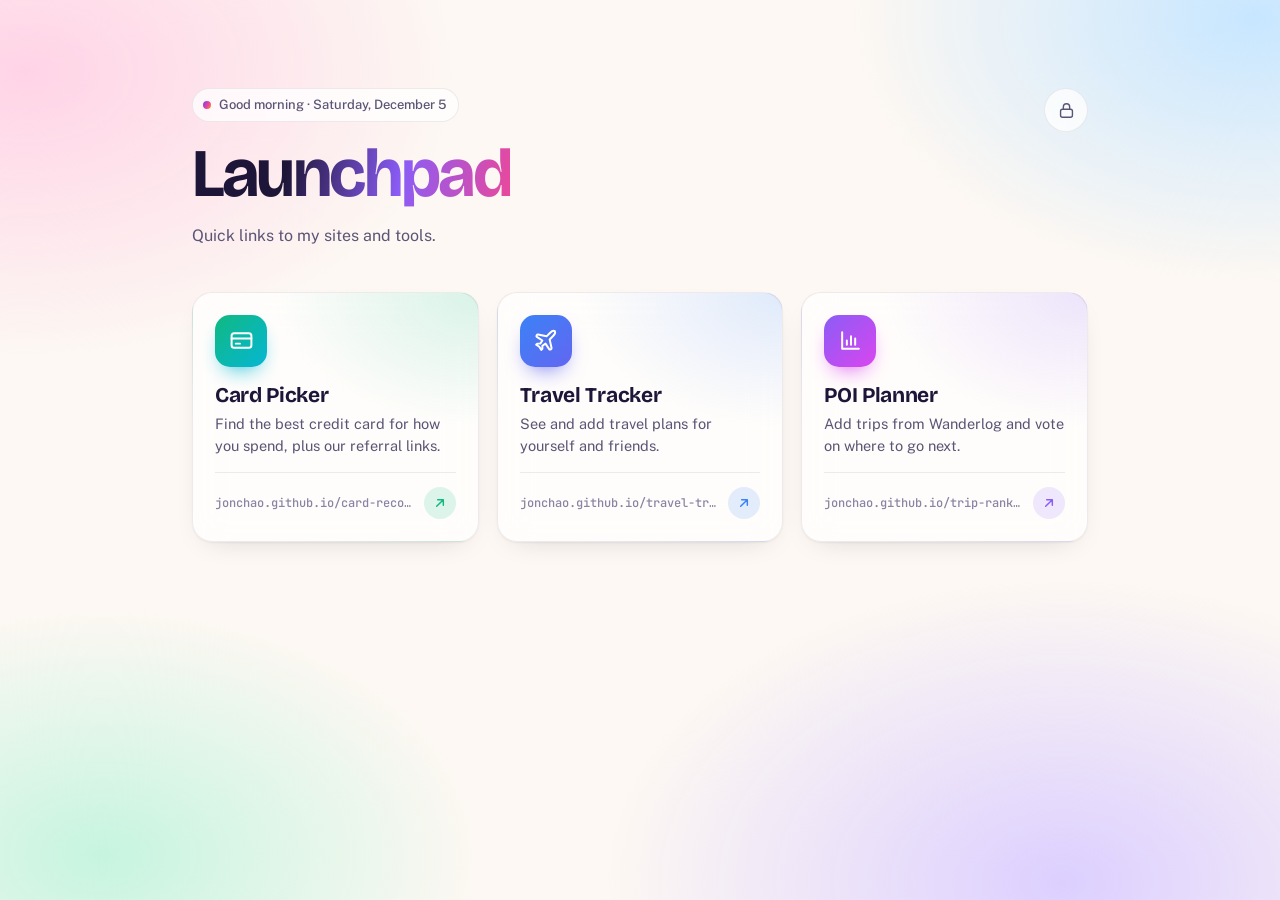
<file: index.html>
<!doctype html>
<html lang="en">
<head>
<meta charset="utf-8">
<meta name="viewport" content="width=device-width, initial-scale=1, viewport-fit=cover">
<meta name="robots" content="noindex, nofollow">
<title>Launchpad</title>
<link rel="icon" href="data:image/svg+xml,%3Csvg xmlns='http://www.w3.org/2000/svg' viewBox='0 0 32 32'%3E%3Crect width='32' height='32' rx='8' fill='%231b1a17'/%3E%3Crect x='8' y='8' width='7' height='7' rx='2' fill='%234fd1b0'/%3E%3Crect x='17' y='8' width='7' height='7' rx='2' fill='%23fff'/%3E%3Crect x='8' y='17' width='7' height='7' rx='2' fill='%23fff'/%3E%3Crect x='17' y='17' width='7' height='7' rx='2' fill='%237aa7ff'/%3E%3C/svg%3E">
<link rel="preconnect" href="https://fonts.googleapis.com">
<link rel="preconnect" href="https://fonts.gstatic.com" crossorigin>
<link rel="stylesheet" href="https://fonts.googleapis.com/css2?family=Bricolage+Grotesque:opsz,wght@12..96,600;12..96,700&family=Public+Sans:wght@400;500;600&family=JetBrains+Mono:wght@500&display=swap">
<link rel="stylesheet" href="style.css">
<script src="sites.js"></script>
<script src="hidden.js"></script>
<script src="shared.js"></script>
</head>
<body>
<main class="wrap">
  <header class="masthead">
    <div>
      <p class="eyebrow" id="greeting"></p>
      <h1 id="title">Launchpad</h1>
      <p class="sub" id="subtitle"></p>
    </div>
    <div class="lockbox">
      <button type="button" class="reveal" id="reveal" aria-controls="passbox" aria-expanded="false"></button>
      <form class="passbox" id="passbox" hidden>
        <input id="passcode" type="password" placeholder="Passcode" aria-label="Passcode" autocomplete="current-password">
        <button type="submit" class="passgo" id="passgo" aria-label="Unlock"></button>
        <p class="pass-error" id="pass-error" role="alert"></p>
      </form>
    </div>
  </header>
  <ul class="grid" id="grid"></ul>
  <noscript><p class="sub">This page needs JavaScript to show its links.</p></noscript>
</main>

<script>
const cfg = Object.assign({ title: "Launchpad", subtitle: "", newTab: true, sites: [] }, window.DASHBOARD);
const $ = (id) => document.getElementById(id);
let hiddenSites = []; // filled in once the passcode is entered

document.title = cfg.title;
$("title").textContent = cfg.title;
$("subtitle").textContent = cfg.subtitle;
$("passgo").innerHTML = icon("arrow-right");

const now = new Date();
const hour = now.getHours();
$("greeting").textContent =
  (hour < 12 ? "Good morning" : hour < 18 ? "Good afternoon" : "Good evening") + " · " +
  now.toLocaleDateString(undefined, { weekday: "long", month: "long", day: "numeric" });

function shortUrl(url) {
  try {
    const u = new URL(url, location.href);
    return (u.host + u.pathname).replace(/\/$/, "");
  } catch {
    return url;
  }
}

function cardFor(site) {
  const card = document.createElement("a");
  const color = site.color || ICON_COLORS[site.icon] || "slate";
  card.className = "card";
  card.href = site.url;
  if (cfg.newTab) {
    card.target = "_blank";
    card.rel = "noopener";
  }
  card.style.setProperty("--c1", `var(--${color}-1)`);
  card.style.setProperty("--c2", `var(--${color}-2)`);
  card.innerHTML = `
    <span class="icon">${icon(site.icon)}</span>
    ${site.hidden ? `<span class="badge">${icon("unlock")}Hidden</span>` : ""}
    <span><span class="name"></span><span class="desc"></span></span>
    <span class="foot"><span class="path"></span><span class="go">${icon("arrow")}</span></span>`;
  card.querySelector(".name").textContent = site.name;
  card.querySelector(".desc").textContent = site.description || "";
  card.querySelector(".path").textContent = shortUrl(site.url);
  return card;
}

function render() {
  const shown = [...cfg.sites, ...hiddenSites];
  $("grid").replaceChildren(...shown.map((site, i) => {
    const li = document.createElement("li");
    li.style.setProperty("--i", i);
    li.append(cardFor(site));
    return li;
  }));

  const unlocked = hiddenSites.length > 0;
  const reveal = $("reveal");
  reveal.innerHTML = icon(unlocked ? "unlock" : "lock");
  reveal.classList.toggle("on", unlocked);
  reveal.title = unlocked ? "Hide hidden sites" : "Show hidden sites";
  reveal.setAttribute("aria-label", reveal.title);
}

function setPassbox(open) {
  $("passbox").hidden = !open;
  $("reveal").setAttribute("aria-expanded", String(open));
  $("pass-error").textContent = "";
  $("passcode").value = "";
  if (open) $("passcode").focus();
}

$("reveal").addEventListener("click", () => {
  if (hiddenSites.length) {
    // Hiding forgets them, so showing them again needs the passcode.
    hiddenSites = [];
    render();
  } else {
    setPassbox($("passbox").hidden);
  }
});

$("passbox").addEventListener("submit", async (e) => {
  e.preventDefault();
  const passcode = $("passcode").value;
  if (!passcode) return;

  $("passgo").disabled = true;
  const json = window.HIDDEN_SITES
    ? await Vault.unlock(window.HIDDEN_SITES, passcode).catch(() => null)
    : null;
  $("passgo").disabled = false;

  if (!json) {
    $("pass-error").textContent = "Wrong passcode";
    const box = $("passbox");
    box.classList.remove("shake");
    void box.offsetWidth;
    box.classList.add("shake");
    $("passcode").select();
    return;
  }

  hiddenSites = JSON.parse(json).map((site) => ({ ...site, hidden: true }));
  setPassbox(false);
  render();
});

// Close the passcode box on Escape or a click elsewhere.
document.addEventListener("keydown", (e) => {
  if (e.key === "Escape" && !$("passbox").hidden) {
    setPassbox(false);
    $("reveal").focus();
  }
});
document.addEventListener("click", (e) => {
  if (!$("passbox").hidden && !e.target.closest(".lockbox")) setPassbox(false);
});

render();
</script>
</body>
</html>
</file>
<file: style.css>
:root {
  --bg: #fdf8f3;
  --text: #1d1638;
  --muted: #5b5575;
  --faint: #8a84a3;
  --card: rgba(255, 255, 255, .72);
  --card-border: rgba(29, 22, 56, .08);
  --line: rgba(29, 22, 56, .08);
  --chip: rgba(255, 255, 255, .75);
  --input-bg: rgba(255, 255, 255, .85);
  --dialog: #ffffff;
  --focus: #7c3aed;
  --danger: #e11d48;
  --card-shadow: 0 1px 2px rgba(29, 22, 56, .05), 0 10px 30px -18px rgba(29, 22, 56, .25);

  /* Background glows */
  --blob1: #ffd3e6;
  --blob2: #c7e6ff;
  --blob3: #dccfff;
  --blob4: #c6f4df;

  /* Each color is a two-stop gradient */
  --teal-1: #10b981;   --teal-2: #06b6d4;
  --blue-1: #3b82f6;   --blue-2: #6366f1;
  --amber-1: #f59e0b;  --amber-2: #f97316;
  --violet-1: #8b5cf6; --violet-2: #d946ef;
  --rose-1: #f43f5e;   --rose-2: #ec4899;
  --slate-1: #64748b;  --slate-2: #475569;

  --brand: linear-gradient(120deg, #7c3aed, #ec4899 60%, #f59e0b);
  color-scheme: light;
}

@media (prefers-color-scheme: dark) {
  :root {
    --bg: #0d0a1c;
    --text: #f4f2ff;
    --muted: #b3add0;
    --faint: #847e9f;
    --card: rgba(255, 255, 255, .055);
    --card-border: rgba(255, 255, 255, .09);
    --line: rgba(255, 255, 255, .08);
    --chip: rgba(255, 255, 255, .07);
    --input-bg: rgba(255, 255, 255, .06);
    --dialog: #1a1630;
    --focus: #a78bfa;
    --danger: #fb7185;
    --card-shadow: 0 1px 2px rgba(0, 0, 0, .3);

    --blob1: rgba(124, 58, 237, .42);
    --blob2: rgba(6, 182, 212, .26);
    --blob3: rgba(236, 72, 153, .30);
    --blob4: rgba(16, 185, 129, .20);
    color-scheme: dark;
  }
}

* { box-sizing: border-box; }

body {
  margin: 0;
  min-height: 100vh;
  background: var(--bg);
  color: var(--text);
  font: 400 15px/1.5 "Public Sans", system-ui, -apple-system, "Segoe UI", sans-serif;
  -webkit-font-smoothing: antialiased;
}

/* Slowly drifting color glows behind everything */
body::before {
  content: "";
  position: fixed;
  inset: -25%;
  z-index: -1;
  pointer-events: none;
  background:
    radial-gradient(32% 30% at 18% 22%, var(--blob1), transparent 70%),
    radial-gradient(30% 28% at 82% 18%, var(--blob2), transparent 70%),
    radial-gradient(34% 32% at 72% 82%, var(--blob3), transparent 70%),
    radial-gradient(28% 26% at 22% 80%, var(--blob4), transparent 70%);
  animation: drift 28s ease-in-out infinite alternate;
}
@keyframes drift {
  50% { transform: translate3d(3%, -2%, 0) rotate(6deg) scale(1.04); }
  100% { transform: translate3d(-3%, 2%, 0) rotate(-4deg) scale(1.02); }
}

.wrap { max-width: 960px; margin: 0 auto; padding: 48px 16px 56px; }
@media (min-width: 640px) { .wrap { padding: 88px 32px 72px; } }

/* Header */
.masthead { display: flex; align-items: flex-start; justify-content: space-between; gap: 16px; }
.eyebrow {
  display: inline-flex;
  align-items: center;
  gap: 8px;
  margin: 0 0 18px;
  padding: 6px 12px 6px 10px;
  border-radius: 999px;
  background: var(--chip);
  border: 1px solid var(--card-border);
  backdrop-filter: blur(12px);
  -webkit-backdrop-filter: blur(12px);
  font-size: 13px;
  font-weight: 500;
  color: var(--muted);
}
.eyebrow::before {
  content: "";
  width: 8px;
  height: 8px;
  border-radius: 50%;
  background: var(--brand);
  box-shadow: 0 0 0 0 rgba(236, 72, 153, .5);
  animation: pulse 2.4s ease-out infinite;
}
@keyframes pulse {
  70% { box-shadow: 0 0 0 7px rgba(236, 72, 153, 0); }
  100% { box-shadow: 0 0 0 0 rgba(236, 72, 153, 0); }
}
.masthead h1 {
  font: 700 clamp(42px, 9vw, 68px)/1 "Bricolage Grotesque", system-ui, sans-serif;
  letter-spacing: -.035em;
  margin: 0 0 12px;
  padding-bottom: .06em;
  background: linear-gradient(100deg, var(--text) 30%, var(--violet-1) 65%, var(--rose-2));
  -webkit-background-clip: text;
  background-clip: text;
  color: transparent;
}
.sub { color: var(--muted); margin: 0; max-width: 52ch; font-size: 16px; }

/* Small lock button that shows hidden links */
.reveal {
  flex: none;
  width: 44px;
  height: 44px;
  display: grid;
  place-items: center;
  padding: 0;
  border: 1px solid var(--card-border);
  border-radius: 999px;
  background: var(--chip);
  backdrop-filter: blur(12px);
  -webkit-backdrop-filter: blur(12px);
  color: var(--muted);
  cursor: pointer;
  transition: color .2s ease, transform .2s ease, box-shadow .2s ease;
}
.reveal:hover { color: var(--text); transform: rotate(-8deg) scale(1.06); }
.reveal.on {
  color: #fff;
  border-color: transparent;
  background: linear-gradient(135deg, var(--amber-1), var(--amber-2));
  box-shadow: 0 8px 20px -8px var(--amber-2);
}
.reveal:focus-visible { outline: 2px solid var(--focus); outline-offset: 3px; }
.reveal svg { width: 19px; height: 19px; }

/* Site cards */
.grid {
  list-style: none;
  padding: 0;
  margin: 44px 0 0;
  display: grid;
  gap: 18px;
  grid-template-columns: repeat(auto-fill, minmax(260px, 1fr));
}
.grid li {
  display: flex;
  animation: rise .55s cubic-bezier(.2, .8, .2, 1) both;
  animation-delay: calc(var(--i, 0) * 70ms);
}
@keyframes rise {
  from { opacity: 0; transform: translateY(14px) scale(.98); }
}

.card {
  position: relative;
  overflow: hidden;
  display: flex;
  flex-direction: column;
  gap: 16px;
  width: 100%;
  min-height: 210px;
  padding: 22px;
  background:
    radial-gradient(120% 90% at 100% 0%, color-mix(in srgb, var(--c1) 16%, transparent), transparent 60%),
    var(--card);
  border: 1px solid var(--card-border);
  border-radius: 20px;
  box-shadow: var(--card-shadow);
  backdrop-filter: blur(16px) saturate(140%);
  -webkit-backdrop-filter: blur(16px) saturate(140%);
  color: inherit;
  font: inherit;
  text-align: left;
  text-decoration: none;
  cursor: pointer;
  transition: transform .22s cubic-bezier(.2, .8, .2, 1), box-shadow .22s ease, border-color .22s ease;
}
.card:hover {
  transform: translateY(-5px);
  border-color: color-mix(in srgb, var(--c1) 40%, transparent);
  box-shadow: 0 22px 44px -22px color-mix(in srgb, var(--c1) 75%, transparent);
}
.card:focus-visible { outline: 2px solid var(--focus); outline-offset: 3px; }
.card span { display: block; }

.card .icon {
  width: 52px;
  height: 52px;
  border-radius: 15px;
  display: grid;
  place-items: center;
  background: linear-gradient(135deg, var(--c1), var(--c2));
  color: #fff;
  box-shadow: 0 10px 22px -10px var(--c2);
  transition: transform .3s cubic-bezier(.3, 1.6, .5, 1);
}
.card:hover .icon { transform: rotate(-8deg) scale(1.08); }
.card .icon svg { width: 25px; height: 25px; stroke-width: 1.9; }

.card .name {
  font: 700 21px/1.2 "Bricolage Grotesque", system-ui, sans-serif;
  letter-spacing: -.015em;
}
.card .desc { color: var(--muted); font-size: 14.5px; margin-top: 5px; }

.card .foot {
  margin-top: auto;
  padding-top: 14px;
  border-top: 1px solid var(--line);
  display: flex;
  align-items: center;
  justify-content: space-between;
  gap: 12px;
  font: 500 12px/1.2 "JetBrains Mono", ui-monospace, monospace;
  color: var(--faint);
}
.card .path { overflow: hidden; text-overflow: ellipsis; white-space: nowrap; }
.card .go {
  flex: none;
  width: 32px;
  height: 32px;
  border-radius: 50%;
  display: grid;
  place-items: center;
  background: color-mix(in srgb, var(--c1) 14%, transparent);
  color: var(--c1);
  transition: background .2s ease, color .2s ease, transform .2s ease;
}
.card .go svg { width: 16px; height: 16px; stroke-width: 2.2; }
.card:hover .go { background: linear-gradient(135deg, var(--c1), var(--c2)); color: #fff; }
a.card:hover .go { transform: translate(2px, -2px); }

.card .badge {
  position: absolute;
  top: 22px;
  right: 22px;
  display: inline-flex;
  align-items: center;
  gap: 5px;
  padding: 5px 10px 5px 8px;
  border-radius: 999px;
  background: color-mix(in srgb, var(--c1) 14%, transparent);
  color: var(--c1);
  font: 600 11px/1 "JetBrains Mono", ui-monospace, monospace;
}
.card .badge svg { width: 12px; height: 12px; stroke-width: 2.2; }

svg { fill: none; stroke: currentColor; stroke-width: 1.75; stroke-linecap: round; stroke-linejoin: round; }

/* Passcode box under the lock icon */
.lockbox { position: relative; flex: none; }
.passbox {
  position: absolute;
  top: calc(100% + 10px);
  right: 0;
  z-index: 10;
  width: 264px;
  display: flex;
  flex-wrap: wrap;
  gap: 8px;
  padding: 10px;
  background: var(--dialog);
  border: 1px solid var(--card-border);
  border-radius: 16px;
  box-shadow: 0 24px 50px -20px rgba(13, 10, 28, .45);
  animation: pop .22s cubic-bezier(.2, .9, .3, 1.2);
  transform-origin: top right;
}
.passbox[hidden] { display: none; }
@keyframes pop { from { opacity: 0; transform: translateY(-6px) scale(.96); } }
.passbox input {
  flex: 1;
  min-width: 0;
  padding: 10px 12px;
  font: inherit;
  font-size: 16px;
  color: var(--text);
  background: var(--input-bg);
  border: 1px solid var(--line);
  border-radius: 10px;
}
.passbox input:focus { outline: 2px solid var(--focus); outline-offset: 1px; border-color: transparent; }
.passgo {
  flex: none;
  width: 44px;
  display: grid;
  place-items: center;
  padding: 0;
  border: 0;
  border-radius: 10px;
  background: var(--brand);
  color: #fff;
  cursor: pointer;
}
.passgo:disabled { opacity: .6; cursor: progress; }
.passgo:focus-visible { outline: 2px solid var(--focus); outline-offset: 2px; }
.passgo svg { width: 18px; height: 18px; stroke-width: 2.2; }
.pass-error { flex-basis: 100%; margin: 0 2px; color: var(--danger); font-size: 13px; }
.pass-error:empty { display: none; }
.shake { animation: shake .32s ease; }
@keyframes shake {
  20%, 60% { transform: translateX(-6px); }
  40%, 80% { transform: translateX(6px); }
}

@media (prefers-reduced-motion: reduce) {
  *, *::before { animation: none !important; transition: none !important; }
}
</file>
